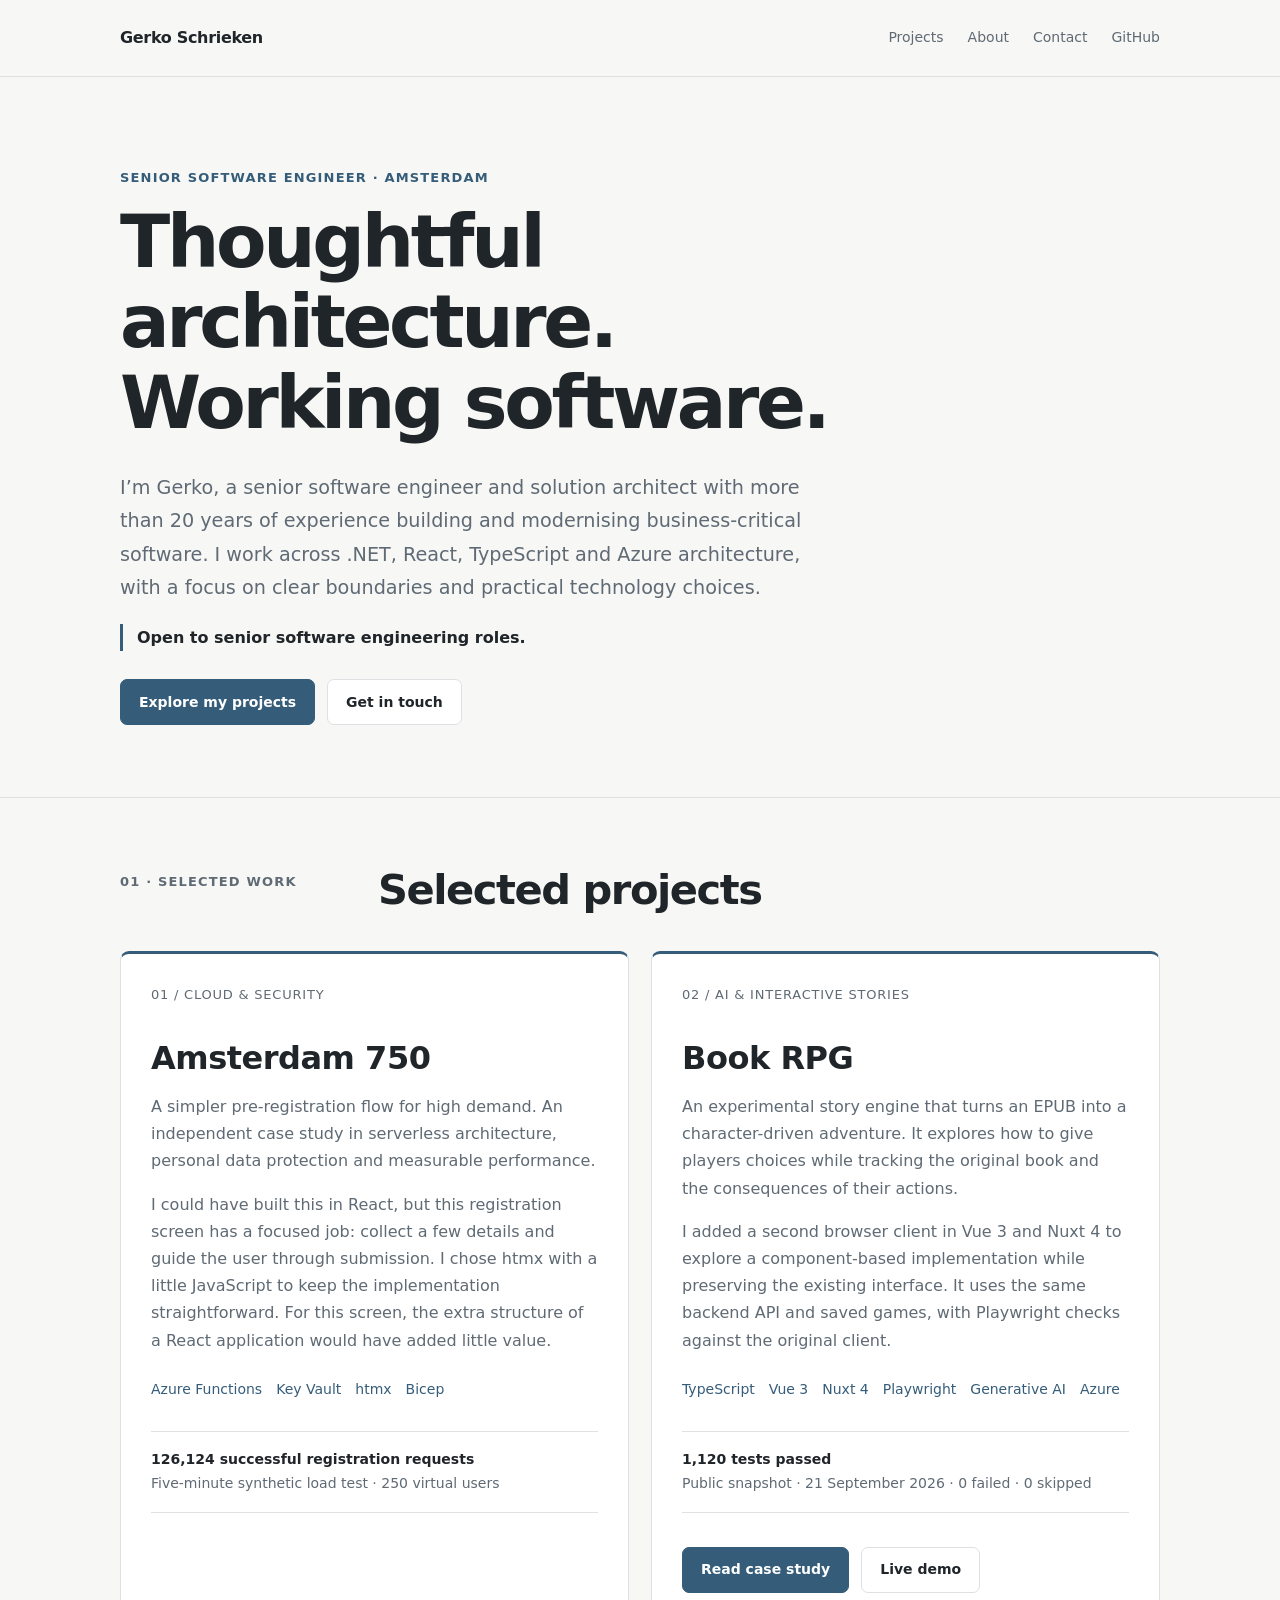
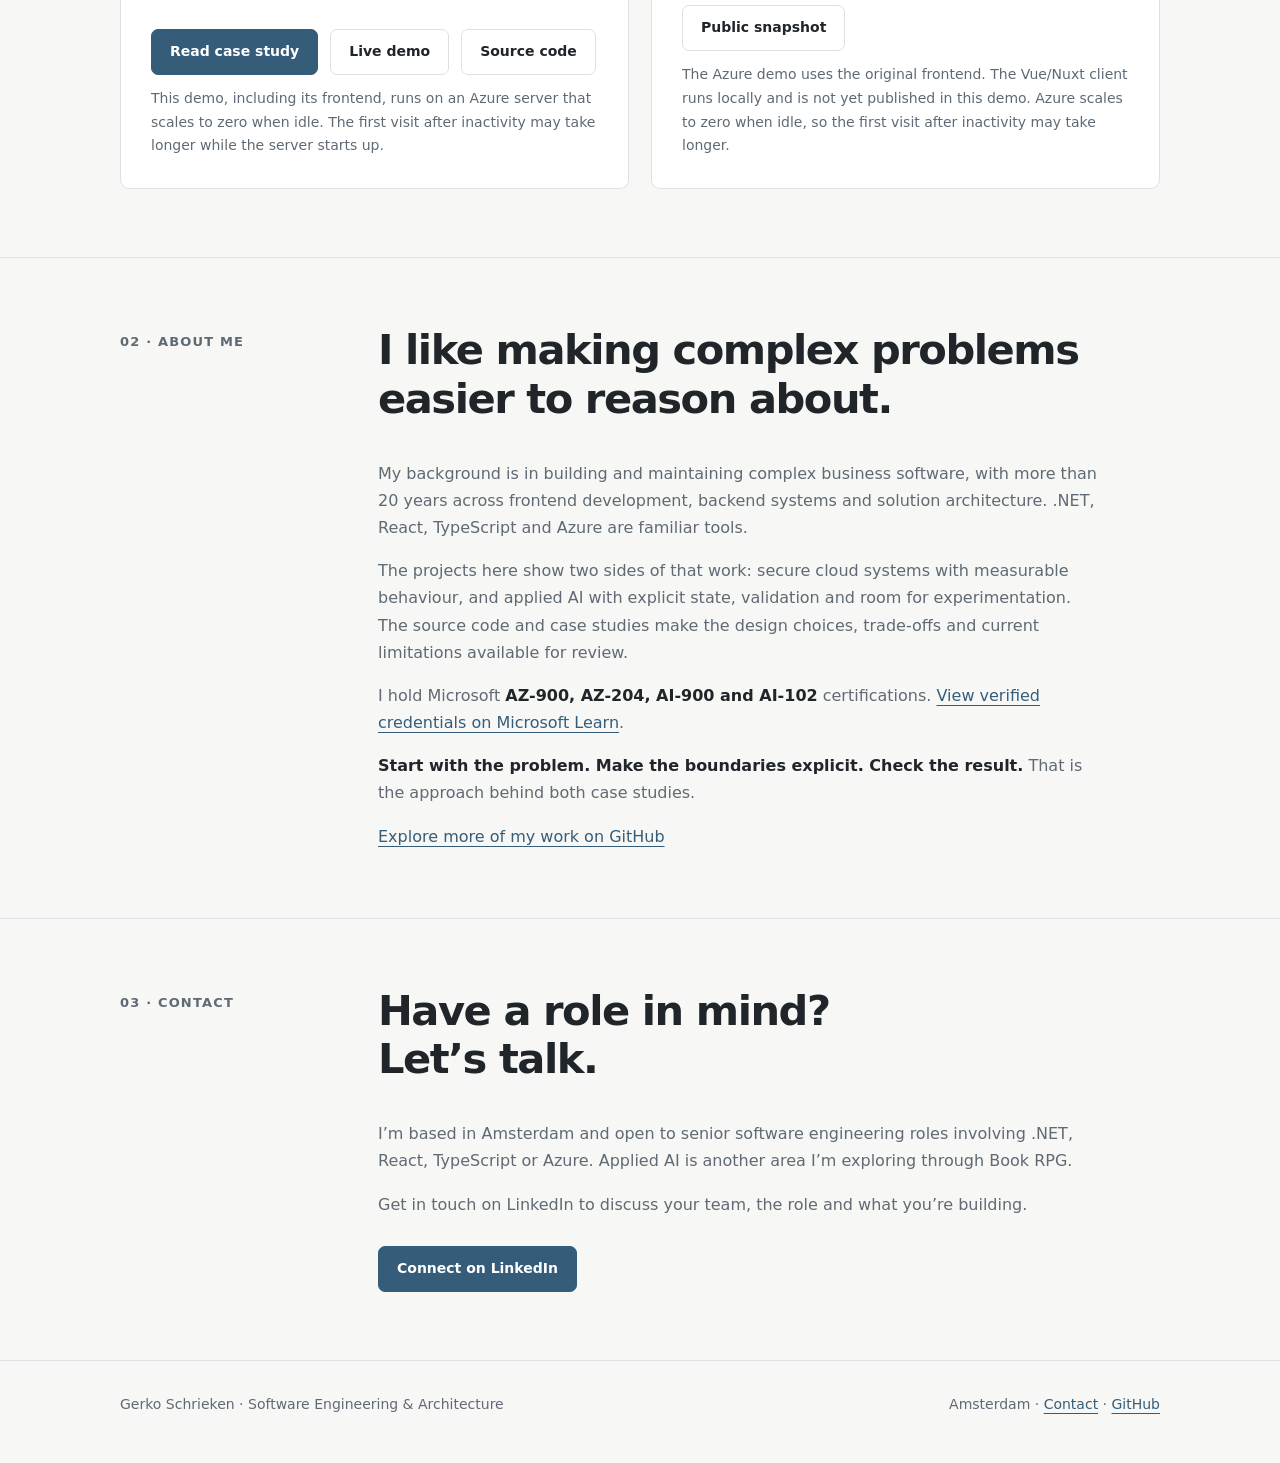
<file: index.html>
<!doctype html>
<html lang="en">
<head>
  <meta charset="utf-8">
  <meta name="viewport" content="width=device-width,initial-scale=1">
  <title>Gerko Schrieken — Senior Software Engineer | .NET, React &amp; Azure</title>
  <meta name="description" content="Senior software engineer in Amsterdam with a background in .NET, React, TypeScript and Azure. Explore my engineering projects and get in touch about a role.">
  <meta property="og:title" content="Gerko Schrieken — Senior Software Engineer">
  <meta property="og:description" content="Complex business software, practical architecture and applied AI. Explore my projects and get in touch about a senior software engineering role.">
  <meta property="og:type" content="website">
  <link rel="icon" href="./favicon.svg">
  <link rel="stylesheet" href="./styles.css">
  <script type="module">
    // linkedin geeft anker niet door dan maar search
    if(location.search) document.getElementById(location.search.substring(1))?.scrollIntoView();
  </script>

</head>
<body>
  <a class="skip" href="#main">Skip to content</a>
  <header class="topbar">
    <div class="shell topbar-inner">
      <a class="brand" href="./">Gerko Schrieken</a>
      <nav class="nav" aria-label="Main navigation">
        <a href="./#projects">Projects</a>
        <a href="./#about">About</a>
        <a href="./#contact">Contact</a>
        <a href="https://github.com/Gozzy82">GitHub</a>
      </nav>
    </div>
  </header>
  <main id="main">
    <section class="hero shell" aria-labelledby="intro-heading">
      <p class="kicker">Senior Software Engineer · Amsterdam</p>
      <h1 id="intro-heading">Thoughtful architecture.<br>Working software.</h1>
      <p class="hero-copy">I’m Gerko, a senior software engineer and solution architect with more than 20 years of experience building and modernising business-critical software. I work across .NET, React, TypeScript and Azure architecture, with a focus on clear boundaries and practical technology choices.</p>
      <p class="availability">Open to senior software engineering roles.</p>
      <div class="actions">
        <a class="button primary" href="#projects">Explore my projects</a>
        <a class="button" href="#contact">Get in touch</a>
      </div>
    </section>

    <section id="projects" class="section" aria-labelledby="projects-heading">
      <div class="shell">
        <div class="section-head">
          <span class="label">01 · Selected work</span>
          <h2 id="projects-heading">Selected projects</h2>
        </div>
        <div class="projects">
          <article class="project" aria-labelledby="amsterdam-heading">
            <span class="number">01 / CLOUD &amp; SECURITY</span>
            <h3 id="amsterdam-heading">Amsterdam 750</h3>
            <p>A simpler pre-registration flow for high demand. An independent case study in serverless architecture, personal data protection and measurable performance.</p>
            <p>I could have built this in React, but this registration screen has a focused job: collect a few details and guide the user through submission. I chose htmx with a little JavaScript to keep the implementation straightforward. For this screen, the extra structure of a React application would have added little value.</p>
            <div class="tags"><span>Azure Functions</span><span>Key Vault</span><span>htmx</span><span>Bicep</span></div>
            <div class="evidence">
              <strong>126,124 successful registration requests</strong><br>
              Five-minute synthetic load test · 250 virtual users
            </div>
            <div class="actions">
              <a class="button primary" href="https://gozzy82.github.io/amsterdam750-public/" aria-label="Read case study: Amsterdam 750">Read case study</a>
              <a class="button" href="https://brave-cliff-04de9fb0f.7.azurestaticapps.net/preregister/" aria-label="Open live demo: Amsterdam 750" aria-describedby="amsterdam-demo-note">Live demo</a>
              <a class="button" href="https://github.com/Gozzy82/amsterdam750-code" aria-label="Source code: Amsterdam 750">Source code</a>
            </div>
            <p class="demo-note" id="amsterdam-demo-note">This demo, including its frontend, runs on an Azure server that scales to zero when idle. The first visit after inactivity may take longer while the server starts up.</p>
          </article>
          <article class="project" aria-labelledby="book-heading">
            <span class="number">02 / AI &amp; INTERACTIVE STORIES</span>
            <h3 id="book-heading">Book RPG</h3>
            <p>An experimental story engine that turns an EPUB into a character-driven adventure. It explores how to give players choices while tracking the original book and the consequences of their actions.</p>
            <p>I added a second browser client in Vue 3 and Nuxt 4 to explore a component-based implementation while preserving the existing interface. It uses the same backend API and saved games, with Playwright checks against the original client.</p>
            <div class="tags"><span>TypeScript</span><span>Vue 3</span><span>Nuxt 4</span><span>Playwright</span><span>Generative AI</span><span>Azure</span></div>
            <div class="evidence">
              <strong>1,120 tests passed</strong><br>
              Public snapshot · 21 September 2026 · 0 failed · 0 skipped
            </div>
            <div class="actions">
              <a class="button primary" href="./book-rpg/" aria-label="Read case study: Book RPG">Read case study</a>
              <a class="button" href="https://ca-bookrpg-dev.redcliff-978f3203.westeurope.azurecontainerapps.io/" aria-label="Open live demo: Book RPG" aria-describedby="book-demo-note">Live demo</a>
              <a class="button" href="https://github.com/Gozzy82/book-rpg-public" aria-label="Public source snapshot: Book RPG, 21 September 2026">Public snapshot</a>
            </div>
            <p class="demo-note" id="book-demo-note">The Azure demo uses the original frontend. The Vue/Nuxt client runs locally and is not yet published in this demo. Azure scales to zero when idle, so the first visit after inactivity may take longer.</p>
          </article>
        </div>
      </div>
    </section>

    <section id="about" class="section" aria-labelledby="about-heading">
      <div class="shell">
        <div class="section-head">
          <span class="label">02 · About me</span>
          <h2 id="about-heading">I like making complex problems easier to reason about.</h2>
        </div>
        <div class="content">
          <p>My background is in building and maintaining complex business software, with more than 20 years across frontend development, backend systems and solution architecture. .NET, React, TypeScript and Azure are familiar tools.</p>
          <p>The projects here show two sides of that work: secure cloud systems with measurable behaviour, and applied AI with explicit state, validation and room for experimentation. The source code and case studies make the design choices, trade-offs and current limitations available for review.</p>
          <p>I hold Microsoft <strong>AZ-900, AZ-204, AI-900 and AI-102</strong> certifications. <a href="https://learn.microsoft.com/nl-nl/users/gerkoschrieken-1928/credentials?tab=credentials-tab">View verified credentials on Microsoft Learn</a>.</p>
          <p><strong>Start with the problem. Make the boundaries explicit. Check the result.</strong> That is the approach behind both case studies.</p>
          <p><a href="https://github.com/Gozzy82">Explore more of my work on GitHub</a></p>
        </div>
      </div>
    </section>

    <section id="contact" class="section" aria-labelledby="contact-heading">
      <div class="shell">
        <div class="section-head">
          <span class="label">03 · Contact</span>
          <h2 id="contact-heading">Have a role in mind?<br>Let’s talk.</h2>
        </div>
        <div class="content">
          <p>I’m based in Amsterdam and open to senior software engineering roles involving .NET, React, TypeScript or Azure. Applied AI is another area I’m exploring through Book RPG.</p>
          <p>Get in touch on LinkedIn to discuss your team, the role and what you’re building.</p>
          <div class="actions">
            <a class="button primary" href="https://nl.linkedin.com/in/gerko-schrieken-b1853246">Connect on LinkedIn</a>
          </div>
        </div>
      </div>
    </section>
  </main>
  <footer class="footer">
    <div class="shell footer-inner">
      <span>Gerko Schrieken · Software Engineering &amp; Architecture</span>
      <span>Amsterdam · <a href="#contact">Contact</a> · <a href="https://github.com/Gozzy82">GitHub</a></span>
    </div>
  </footer>
</body>
</html>
</file>
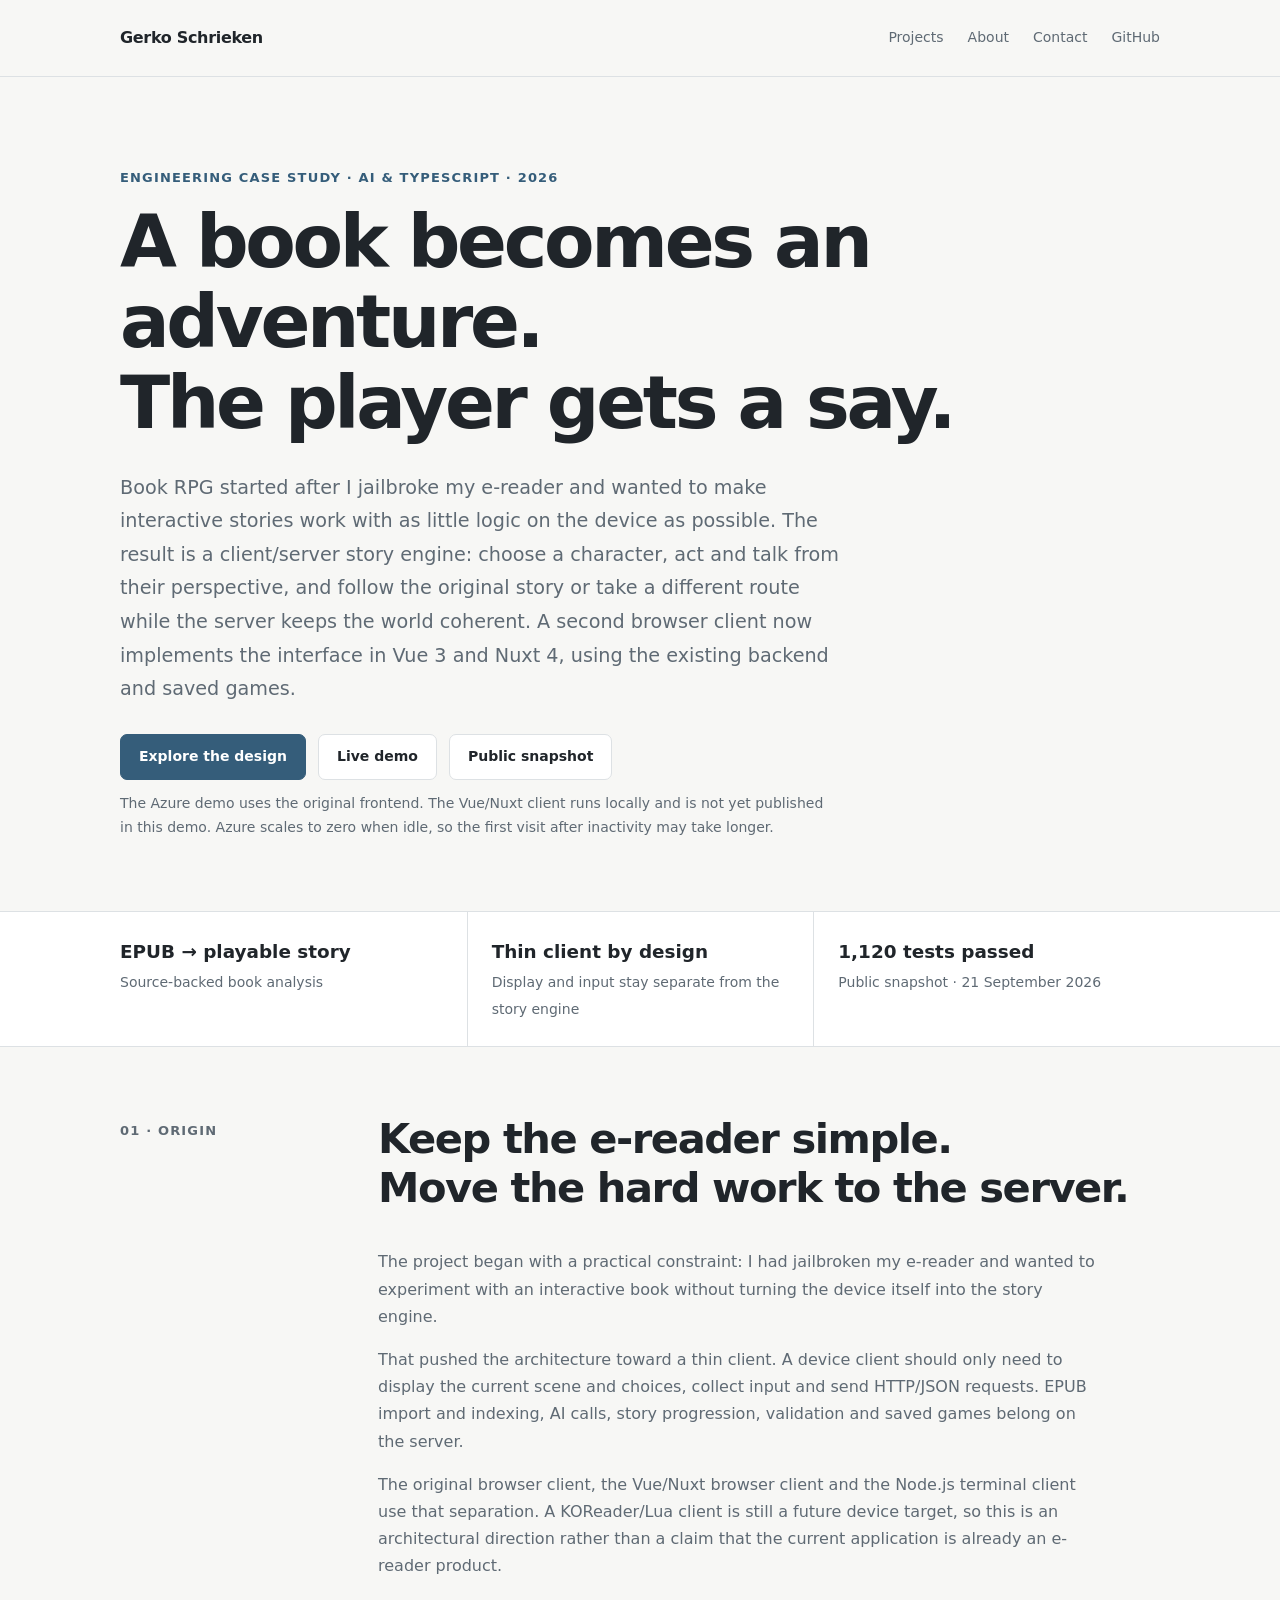
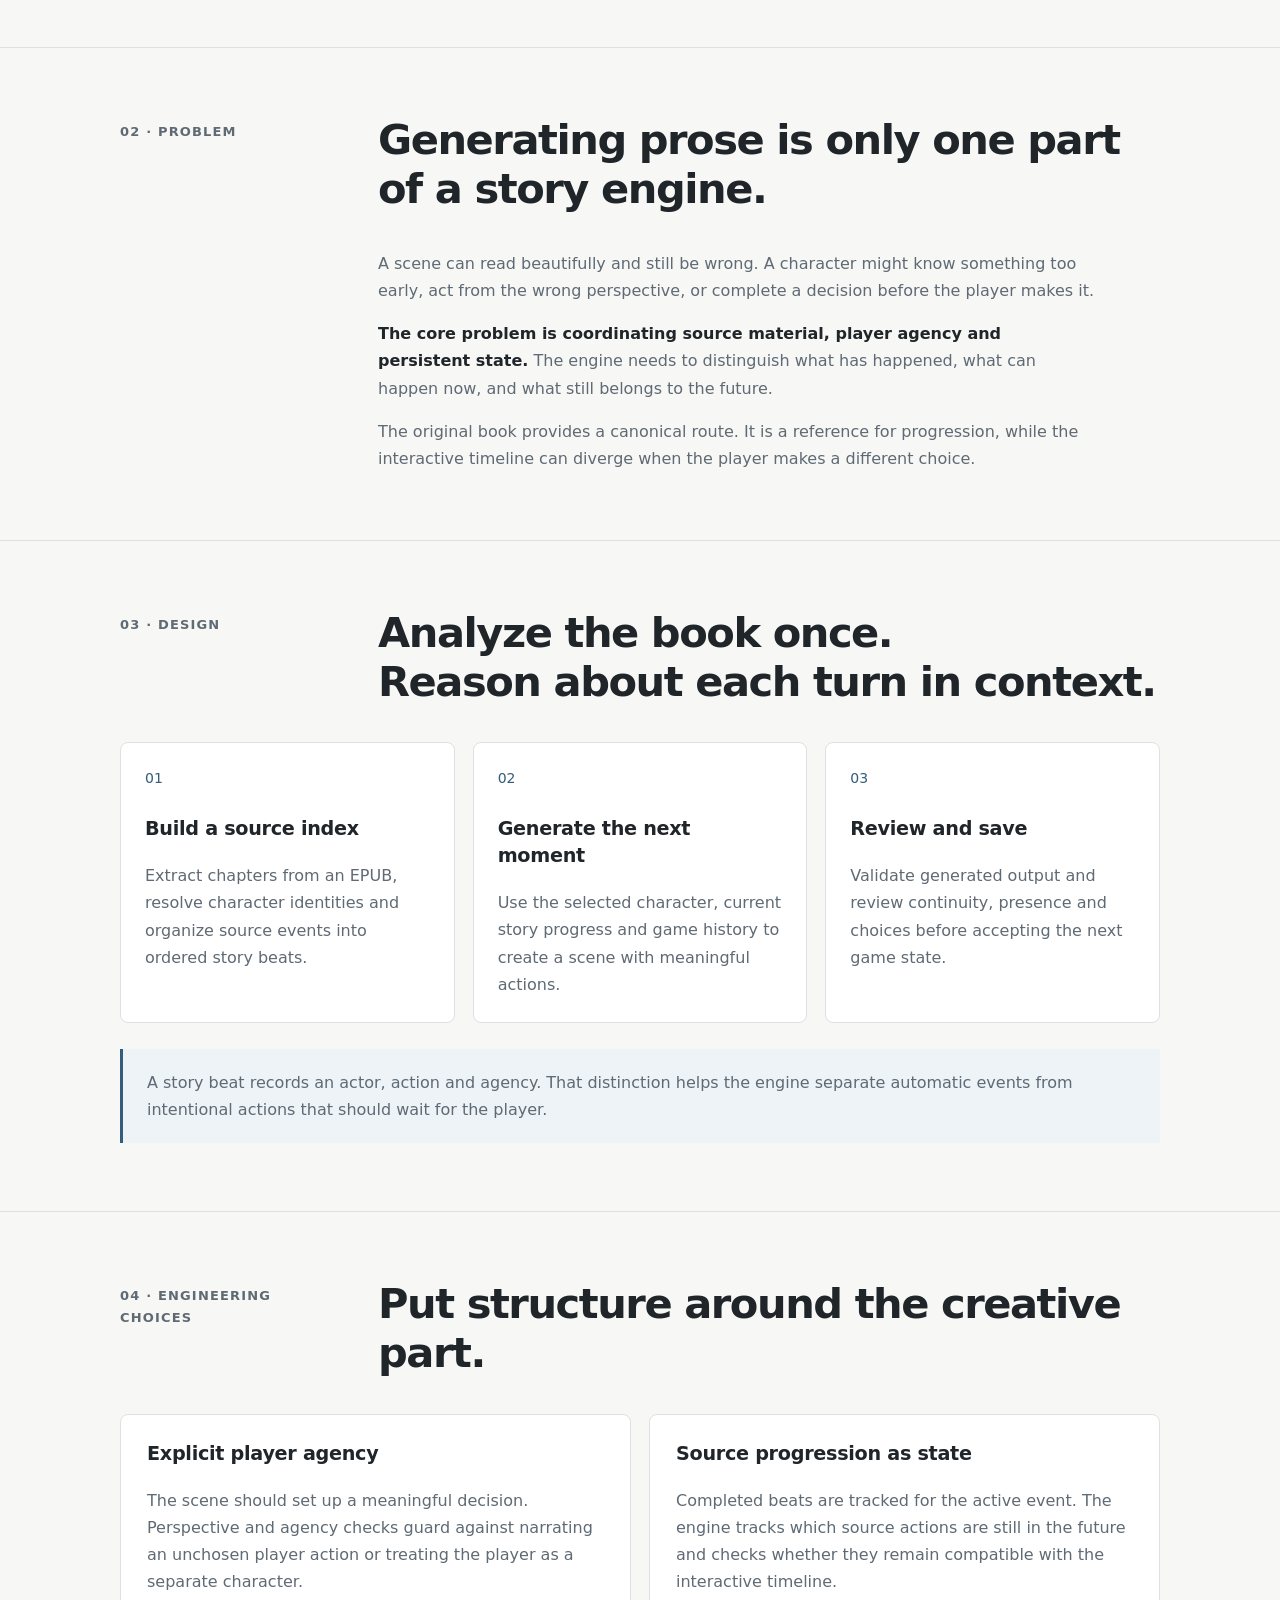
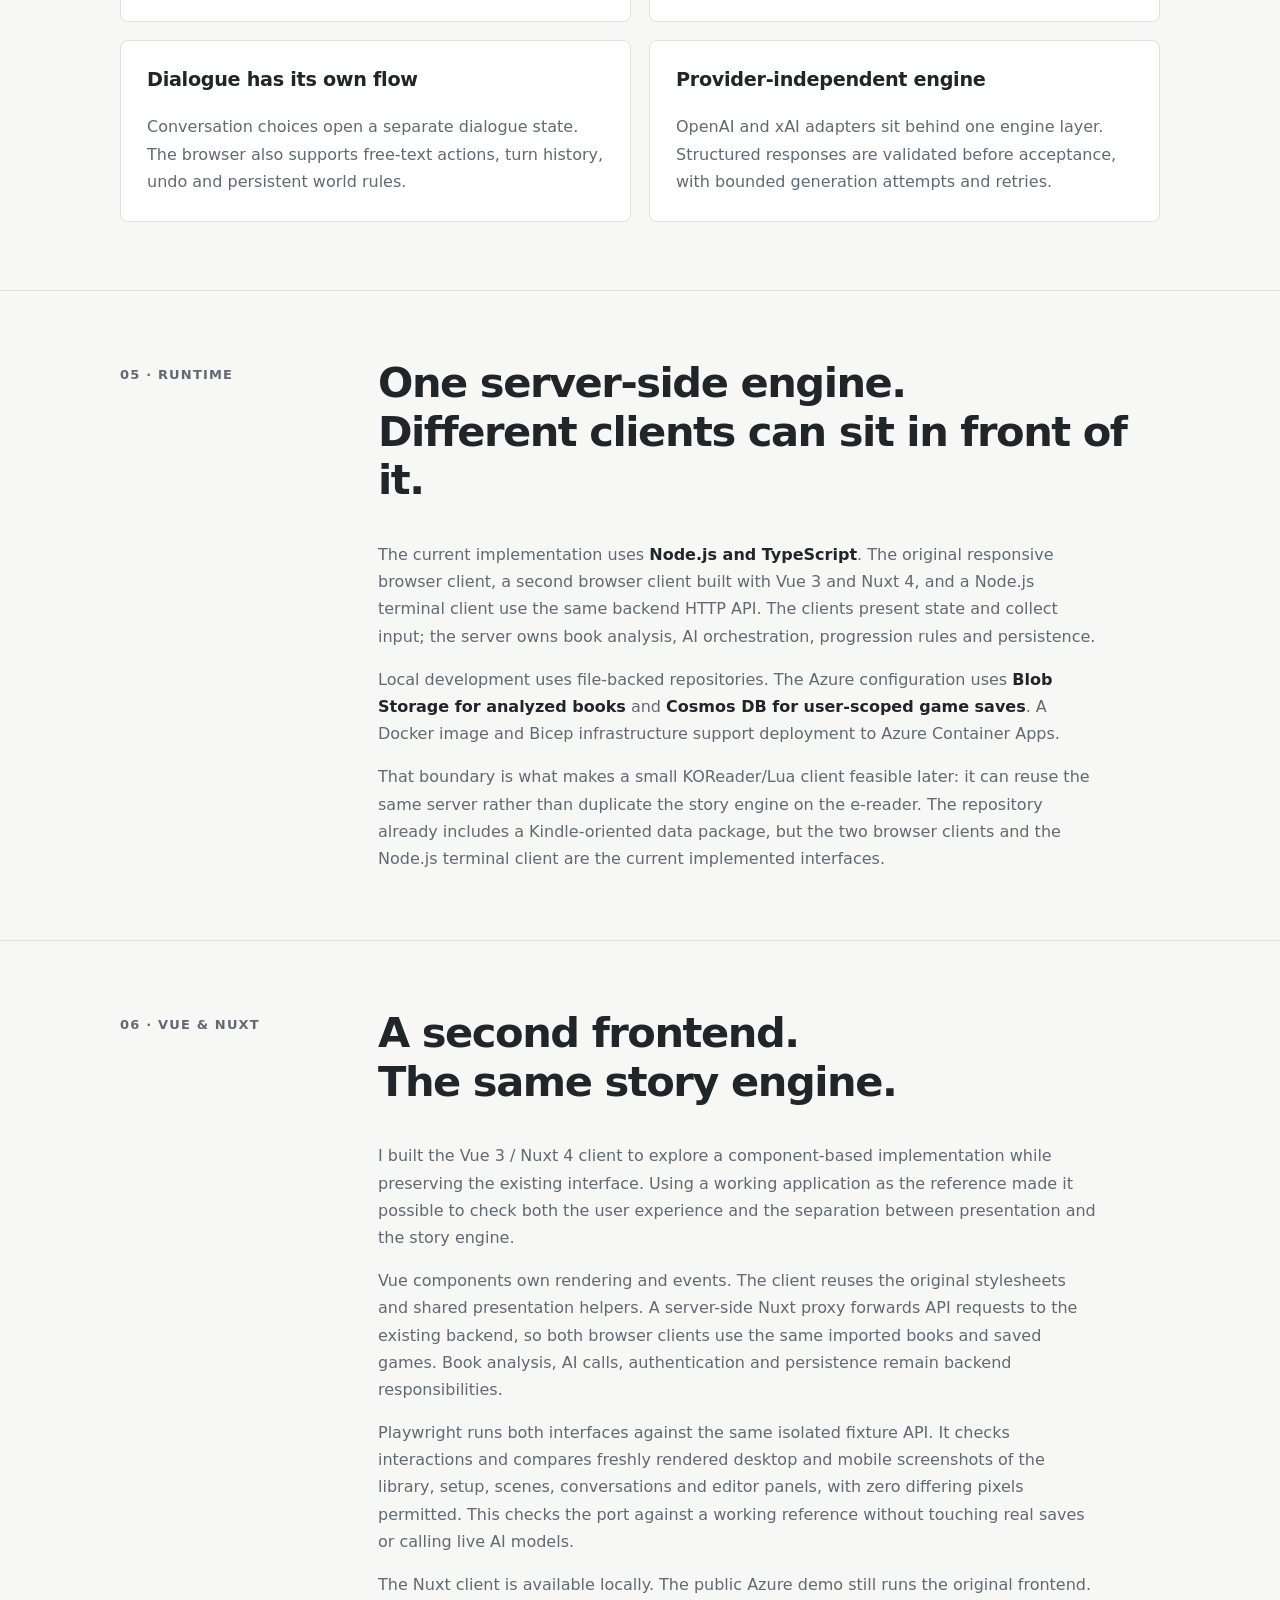
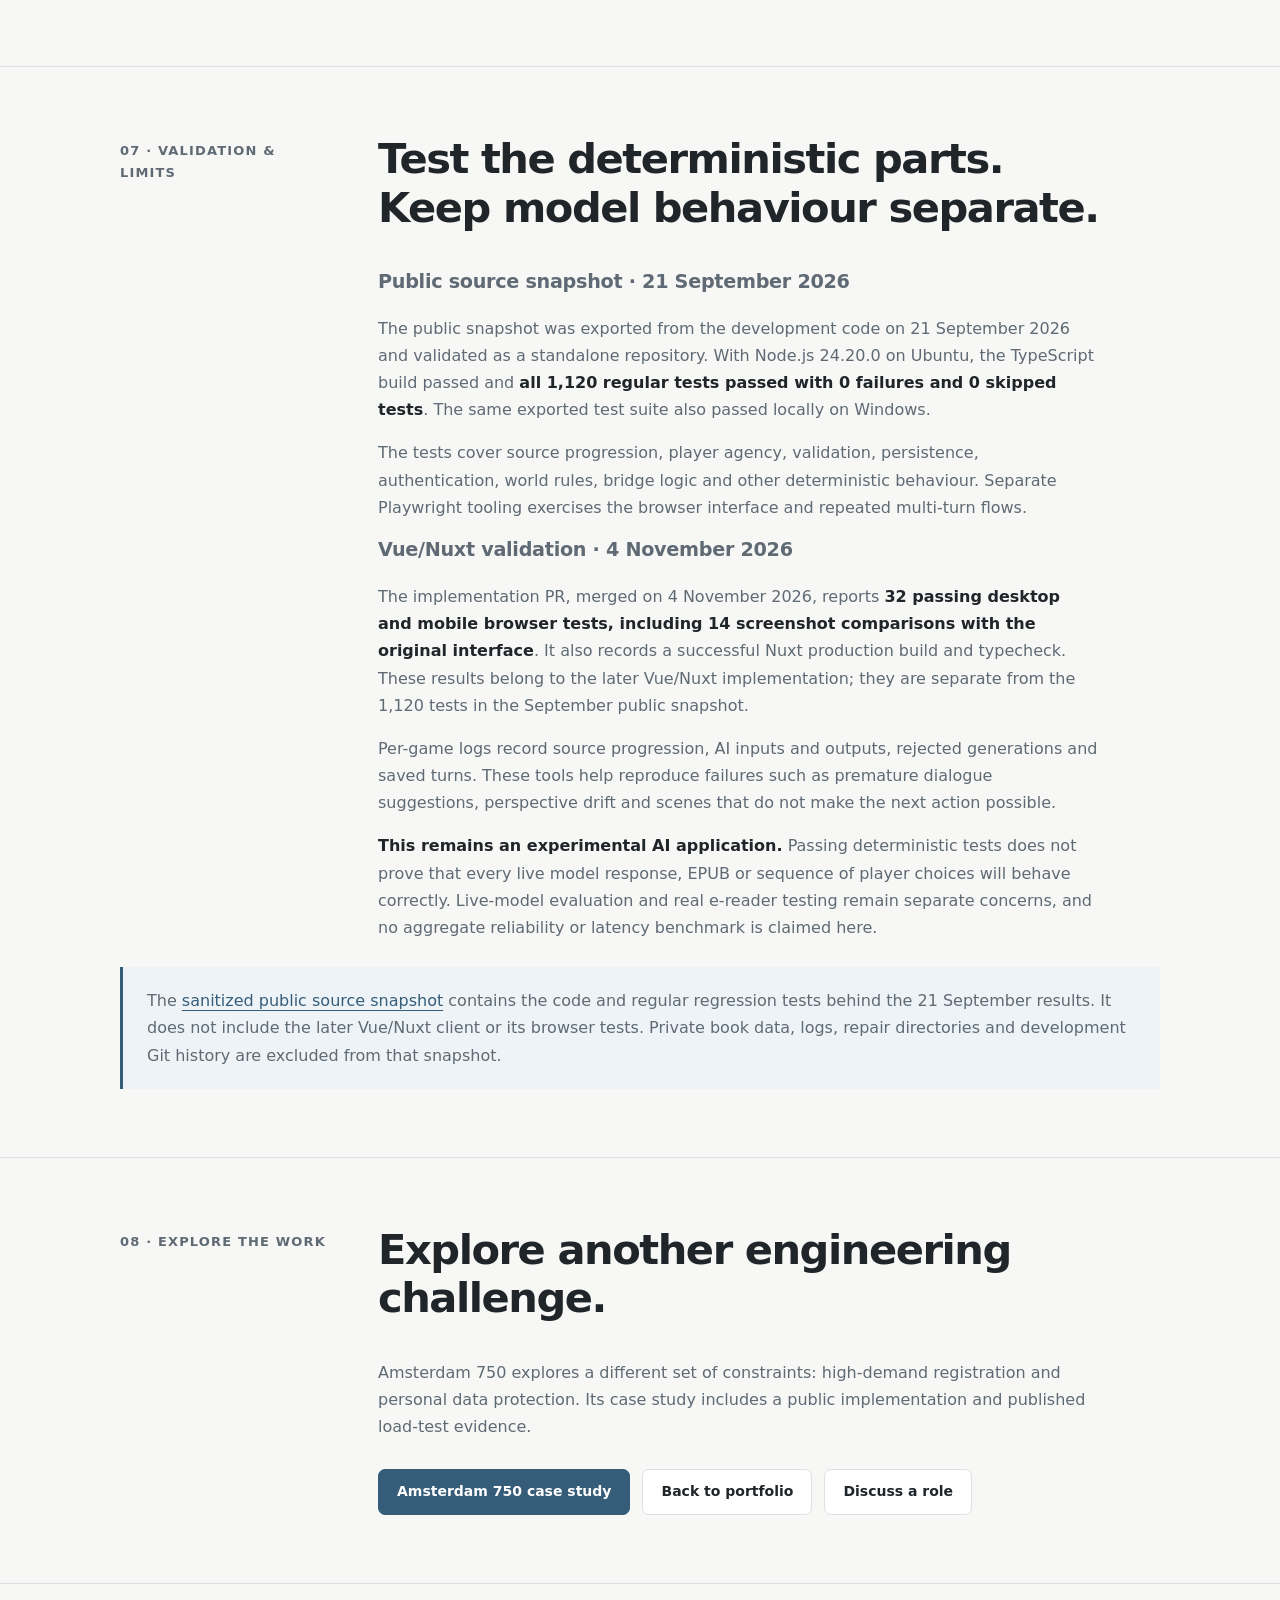
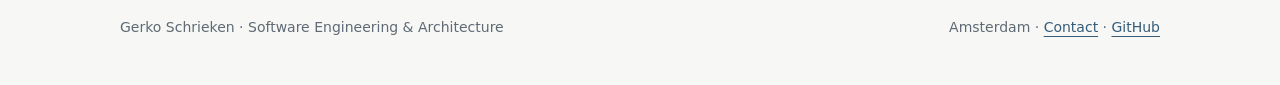
<file: book-rpg/index.html>
<!doctype html><html lang="en"><head><meta charset="utf-8"><meta name="viewport" content="width=device-width,initial-scale=1"><title>Book RPG — Engineering Case Study | Gerko Schrieken</title><meta name="description" content="A TypeScript story engine with Vue 3 and Nuxt 4 sharing the existing API and saved games. Architecture, Playwright comparisons and dated validation results."><meta property="og:title" content="Book RPG — Engineering Case Study | Gerko Schrieken"><meta property="og:description" content="A TypeScript story engine with Vue 3 and Nuxt 4 sharing the existing API and saved games. Architecture, Playwright comparisons and dated validation results."><meta property="og:type" content="website"><link rel="icon" href="../favicon.svg"><link rel="stylesheet" href="../styles.css"></head><body><a class="skip" href="#main">Skip to content</a><header class="topbar"><div class="shell topbar-inner"><a class="brand" href="../">Gerko Schrieken</a><nav class="nav" aria-label="Main navigation"><a href="../#projects">Projects</a><a href="../#about">About</a><a href="../#contact">Contact</a><a href="https://github.com/Gozzy82">GitHub</a></nav></div></header><main id="main"><section class="hero shell"><p class="kicker">Engineering case study · AI &amp; TypeScript · 2026</p><h1>A book becomes an adventure.<br>The player gets a say.</h1><p class="hero-copy">Book RPG started after I jailbroke my e-reader and wanted to make interactive stories work with as little logic on the device as possible. The result is a client/server story engine: choose a character, act and talk from their perspective, and follow the original story or take a different route while the server keeps the world coherent. A second browser client now implements the interface in Vue 3 and Nuxt 4, using the existing backend and saved games.</p><div class="actions"><a class="button primary" href="#design">Explore the design</a><a class="button" href="https://ca-bookrpg-dev.redcliff-978f3203.westeurope.azurecontainerapps.io/" aria-describedby="book-demo-note">Live demo</a><a class="button" href="https://github.com/Gozzy82/book-rpg-public" aria-label="Public source snapshot: Book RPG, 21 September 2026">Public snapshot</a></div><p class="demo-note" id="book-demo-note">The Azure demo uses the original frontend. The Vue/Nuxt client runs locally and is not yet published in this demo. Azure scales to zero when idle, so the first visit after inactivity may take longer.</p></section>
<div class="strip"><div class="shell strip-inner"><div><strong>EPUB → playable story</strong><span>Source-backed book analysis</span></div><div><strong>Thin client by design</strong><span>Display and input stay separate from the story engine</span></div><div><strong>1,120 tests passed</strong><span>Public snapshot · 21 September 2026</span></div></div></div>
<section class="section" id="origin"><div class="shell"><div class="section-head"><span class="label">01 · Origin</span><h2>Keep the e-reader simple.<br>Move the hard work to the server.</h2></div><div class="content"><p>The project began with a practical constraint: I had jailbroken my e-reader and wanted to experiment with an interactive book without turning the device itself into the story engine.</p><p>That pushed the architecture toward a thin client. A device client should only need to display the current scene and choices, collect input and send HTTP/JSON requests. EPUB import and indexing, AI calls, story progression, validation and saved games belong on the server.</p><p>The original browser client, the Vue/Nuxt browser client and the Node.js terminal client use that separation. A KOReader/Lua client is still a future device target, so this is an architectural direction rather than a claim that the current application is already an e-reader product.</p></div></div></section>
<section class="section" id="problem"><div class="shell"><div class="section-head"><span class="label">02 · Problem</span><h2>Generating prose is only one part of a story engine.</h2></div><div class="content"><p>A scene can read beautifully and still be wrong. A character might know something too early, act from the wrong perspective, or complete a decision before the player makes it.</p><p><strong>The core problem is coordinating source material, player agency and persistent state.</strong> The engine needs to distinguish what has happened, what can happen now, and what still belongs to the future.</p><p>The original book provides a canonical route. It is a reference for progression, while the interactive timeline can diverge when the player makes a different choice.</p></div></div></section>
<section class="section" id="design"><div class="shell"><div class="section-head"><span class="label">03 · Design</span><h2>Analyze the book once.<br>Reason about each turn in context.</h2></div><ol class="process"><li><h3>Build a source index</h3><p>Extract chapters from an EPUB, resolve character identities and organize source events into ordered story beats.</p></li><li><h3>Generate the next moment</h3><p>Use the selected character, current story progress and game history to create a scene with meaningful actions.</p></li><li><h3>Review and save</h3><p>Validate generated output and review continuity, presence and choices before accepting the next game state.</p></li></ol><div class="note">A story beat records an actor, action and agency. That distinction helps the engine separate automatic events from intentional actions that should wait for the player.</div></div></section>
<section class="section"><div class="shell"><div class="section-head"><span class="label">04 · Engineering choices</span><h2>Put structure around the creative part.</h2></div><div class="grid"><article class="card"><h3>Explicit player agency</h3><p>The scene should set up a meaningful decision. Perspective and agency checks guard against narrating an unchosen player action or treating the player as a separate character.</p></article><article class="card"><h3>Source progression as state</h3><p>Completed beats are tracked for the active event. The engine tracks which source actions are still in the future and checks whether they remain compatible with the interactive timeline.</p></article><article class="card"><h3>Dialogue has its own flow</h3><p>Conversation choices open a separate dialogue state. The browser also supports free-text actions, turn history, undo and persistent world rules.</p></article><article class="card"><h3>Provider-independent engine</h3><p>OpenAI and xAI adapters sit behind one engine layer. Structured responses are validated before acceptance, with bounded generation attempts and retries.</p></article></div></div></section>
<section class="section"><div class="shell"><div class="section-head"><span class="label">05 · Runtime</span><h2>One server-side engine.<br>Different clients can sit in front of it.</h2></div><div class="content"><p>The current implementation uses <strong>Node.js and TypeScript</strong>. The original responsive browser client, a second browser client built with Vue 3 and Nuxt 4, and a Node.js terminal client use the same backend HTTP API. The clients present state and collect input; the server owns book analysis, AI orchestration, progression rules and persistence.</p><p>Local development uses file-backed repositories. The Azure configuration uses <strong>Blob Storage for analyzed books</strong> and <strong>Cosmos DB for user-scoped game saves</strong>. A Docker image and Bicep infrastructure support deployment to Azure Container Apps.</p><p>That boundary is what makes a small KOReader/Lua client feasible later: it can reuse the same server rather than duplicate the story engine on the e-reader. The repository already includes a Kindle-oriented data package, but the two browser clients and the Node.js terminal client are the current implemented interfaces.</p></div></div></section>
<section class="section" id="vue-nuxt"><div class="shell"><div class="section-head"><span class="label">06 · Vue &amp; Nuxt</span><h2>A second frontend.<br>The same story engine.</h2></div><div class="content"><p>I built the Vue 3 / Nuxt 4 client to explore a component-based implementation while preserving the existing interface. Using a working application as the reference made it possible to check both the user experience and the separation between presentation and the story engine.</p><p>Vue components own rendering and events. The client reuses the original stylesheets and shared presentation helpers. A server-side Nuxt proxy forwards API requests to the existing backend, so both browser clients use the same imported books and saved games. Book analysis, AI calls, authentication and persistence remain backend responsibilities.</p><p>Playwright runs both interfaces against the same isolated fixture API. It checks interactions and compares freshly rendered desktop and mobile screenshots of the library, setup, scenes, conversations and editor panels, with zero differing pixels permitted. This checks the port against a working reference without touching real saves or calling live AI models.</p><p>The Nuxt client is available locally. The public Azure demo still runs the original frontend.</p></div></div></section>
<section class="section"><div class="shell"><div class="section-head"><span class="label">07 · Validation &amp; limits</span><h2>Test the deterministic parts.<br>Keep model behaviour separate.</h2></div><div class="content"><h3>Public source snapshot · 21 September 2026</h3><p>The public snapshot was exported from the development code on 21 September 2026 and validated as a standalone repository. With Node.js 24.20.0 on Ubuntu, the TypeScript build passed and <strong>all 1,120 regular tests passed with 0 failures and 0 skipped tests</strong>. The same exported test suite also passed locally on Windows.</p><p>The tests cover source progression, player agency, validation, persistence, authentication, world rules, bridge logic and other deterministic behaviour. Separate Playwright tooling exercises the browser interface and repeated multi-turn flows.</p><h3>Vue/Nuxt validation · 4 November 2026</h3><p>The implementation PR, merged on 4 November 2026, reports <strong>32 passing desktop and mobile browser tests, including 14 screenshot comparisons with the original interface</strong>. It also records a successful Nuxt production build and typecheck. These results belong to the later Vue/Nuxt implementation; they are separate from the 1,120 tests in the September public snapshot.</p><p>Per-game logs record source progression, AI inputs and outputs, rejected generations and saved turns. These tools help reproduce failures such as premature dialogue suggestions, perspective drift and scenes that do not make the next action possible.</p><p><strong>This remains an experimental AI application.</strong> Passing deterministic tests does not prove that every live model response, EPUB or sequence of player choices will behave correctly. Live-model evaluation and real e-reader testing remain separate concerns, and no aggregate reliability or latency benchmark is claimed here.</p></div><div class="note">The <a href="https://github.com/Gozzy82/book-rpg-public">sanitized public source snapshot</a> contains the code and regular regression tests behind the 21 September results. It does not include the later Vue/Nuxt client or its browser tests. Private book data, logs, repair directories and development Git history are excluded from that snapshot.</div></div></section>
<section class="section"><div class="shell"><div class="section-head"><span class="label">08 · Explore the work</span><h2>Explore another engineering challenge.</h2></div><div class="content"><p>Amsterdam 750 explores a different set of constraints: high-demand registration and personal data protection. Its case study includes a public implementation and published load-test evidence.</p><div class="actions"><a class="button primary" href="https://gozzy82.github.io/amsterdam750-public/">Amsterdam 750 case study</a><a class="button" href="../">Back to portfolio</a><a class="button" href="../#contact">Discuss a role</a></div></div></div></section></main><footer class="footer"><div class="shell footer-inner"><span>Gerko Schrieken · Software Engineering &amp; Architecture</span><span>Amsterdam · <a href="../#contact">Contact</a> · <a href="https://github.com/Gozzy82">GitHub</a></span></div></footer></body></html>
</file>
<file: styles.css>
:root{--bg:#f7f7f5;--surface:#fff;--text:#20252a;--muted:#5f6a74;--line:#dde1e4;--accent:#355d7a;--soft:#edf3f7}*{box-sizing:border-box}html{scroll-behavior:smooth;scroll-padding-top:100px}body{margin:0;background:var(--bg);color:var(--text);font:16px/1.7 Inter,ui-sans-serif,system-ui,-apple-system,"Segoe UI",sans-serif}a{color:var(--accent);text-underline-offset:4px}a:hover{text-decoration-thickness:2px}a:focus-visible{outline:3px solid var(--accent);outline-offset:5px}.shell{width:min(1040px,calc(100% - 40px));margin:auto}.topbar{border-bottom:1px solid var(--line);background:var(--bg)}.topbar-inner{min-height:76px;display:flex;justify-content:space-between;align-items:center;gap:24px}.brand{font-weight:650;color:var(--text);text-decoration:none;letter-spacing:-.02em}.nav{display:flex;gap:24px;flex-wrap:wrap}.nav a{font-size:.875rem;color:var(--muted);text-decoration:none}.nav a[aria-current]{color:var(--accent);text-decoration:underline}.hero{padding:90px 0 72px}.kicker,.label{font-size:.8125rem;font-weight:650;letter-spacing:.09em;text-transform:uppercase;color:var(--accent)}h1,h2,h3,p{margin-top:0}h1{font-size:clamp(2.7rem,6.1vw,4.6rem);line-height:1.09;letter-spacing:-.045em;font-weight:650;max-width:890px;margin-bottom:28px}h2{font-size:clamp(1.8rem,3.5vw,2.6rem);line-height:1.17;letter-spacing:-.035em;font-weight:620}h3{font-size:1.2rem;line-height:1.4;letter-spacing:-.015em}.hero-copy{font-size:1.2rem;line-height:1.75;color:var(--muted);max-width:720px}.actions{display:flex;gap:12px;flex-wrap:wrap;margin-top:28px}.button{display:inline-flex;align-items:center;min-height:46px;padding:8px 18px;border:1px solid var(--line);border-radius:7px;background:white;text-decoration:none;color:var(--text);font-size:.875rem;font-weight:600}.primary{background:var(--accent);border-color:var(--accent);color:white}.button:hover{border-color:var(--accent)}.section{border-top:1px solid var(--line);padding:68px 0}.section-head{display:grid;grid-template-columns:210px 1fr;gap:48px;margin-bottom:36px}.section-head h2{margin:0}.section-head .label{color:var(--muted);padding-top:5px}.projects{display:grid;grid-template-columns:1fr 1fr;gap:22px}.project{background:var(--surface);border:1px solid var(--line);border-radius:9px;padding:30px;display:flex;flex-direction:column;border-top:3px solid var(--accent)}.project .number{font-size:.8125rem;letter-spacing:.06em;color:var(--muted);margin-bottom:30px}.project h3{font-size:2rem;margin-bottom:12px}.project p{color:var(--muted)}.project .actions{margin-top:auto;padding-top:12px}.tags{display:flex;gap:8px 14px;flex-wrap:wrap;margin:8px 0 26px;font-size:.875rem;color:var(--accent)}.evidence{border-block:1px solid var(--line);padding:16px 0;margin:4px 0 22px;font-size:.875rem;color:var(--muted)}.evidence strong{color:var(--text)}.content{max-width:720px;margin-left:258px;color:var(--muted)}.content strong{color:var(--text)}.content p:last-child{margin-bottom:0}.grid{display:grid;grid-template-columns:1fr 1fr;gap:18px}.card{border:1px solid var(--line);border-radius:8px;background:white;padding:26px}.card p{color:var(--muted);margin-bottom:0}.strip{background:white;border-top:1px solid var(--line)}.strip-inner{display:grid;grid-template-columns:repeat(3,1fr)}.strip-inner div{padding:24px}.strip-inner div:first-child{padding-left:0}.strip-inner div+div{border-left:1px solid var(--line)}.strip strong{display:block;font-size:1.15rem}.strip span{font-size:.875rem;color:var(--muted)}.note{background:var(--soft);border-left:3px solid var(--accent);padding:20px 24px;color:var(--muted);margin-top:26px}.process{list-style:none;padding:0;margin:0;display:grid;grid-template-columns:repeat(3,1fr);gap:18px;counter-reset:step}.process li{padding:24px;background:white;border:1px solid var(--line);border-radius:8px;counter-increment:step}.process li:before{content:'0' counter(step);color:var(--accent);font-size:.875rem;display:block;margin-bottom:25px}.process p{color:var(--muted);margin:0}.footer{border-top:1px solid var(--line);padding:32px 0 46px;color:var(--muted);font-size:.875rem}.footer-inner{display:flex;justify-content:space-between;gap:20px;flex-wrap:wrap}.skip{position:absolute;left:20px;top:-100px;padding:10px;background:white;z-index:20}.skip:focus{top:10px}code{font-size:.9em;overflow-wrap:anywhere}@media(max-width:720px){.topbar-inner{align-items:flex-start;padding-block:20px;flex-direction:column;gap:10px}.nav{gap:18px}.hero{padding:54px 0}.section{padding:48px 0}.section-head{grid-template-columns:1fr;gap:12px}.content{margin-left:0}.projects,.grid,.process{grid-template-columns:1fr}.project{padding:24px}.strip-inner{grid-template-columns:1fr}.strip-inner div,.strip-inner div:first-child{padding:18px 0}.strip-inner div+div{border-left:0;border-top:1px solid var(--line)}}@media(prefers-reduced-motion:reduce){html{scroll-behavior:auto}}

/* Keep the availability note visible without introducing a new visual theme. */
.availability {
  border-left: 3px solid var(--accent);
  padding-left: 14px;
  color: var(--text);
  font-weight: 600;
  max-width: 720px;
}

.demo-note {
  margin: 12px 0 0;
  max-width: 720px;
  color: var(--muted);
  font-size: .875rem;
}
</file>
